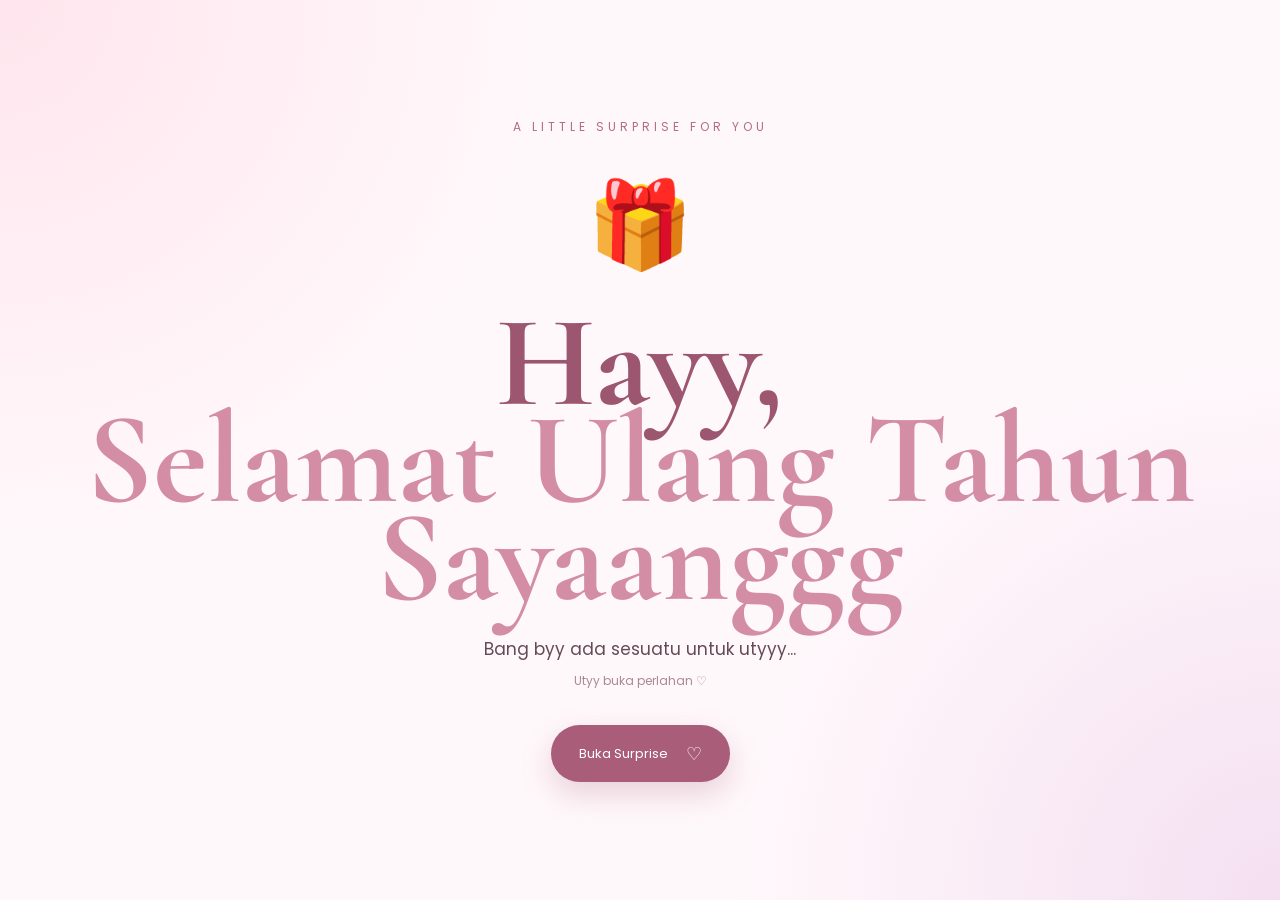
<file: index.html>
<!DOCTYPE html>
<html lang="id">
<head>
    <meta charset="UTF-8">
    <meta name="viewport" content="width=device-width, initial-scale=1.0">
    <title>For Someone Special ♡</title>
    <link rel="stylesheet" href="style.css">
</head>

<body>

<div class="floating-hearts">
    <span>♡</span>
    <span>♡</span>
    <span>♥</span>
    <span>♡</span>
    <span>♥</span>
</div>

<main class="page opening">

    <div class="opening-card">

        <p class="mini-title">A LITTLE SURPRISE FOR YOU</p>

        <div class="gift">🎁</div>

        <h1>
            Hayy,<br>
            <span>Selamat Ulang Tahun Sayaanggg</span>
        </h1>

        <p class="subtitle">
            Bang byy ada sesuatu untuk utyyy...
        </p>

        <p class="small-note">
            Utyy buka perlahan ♡
        </p>

        <a href="letter.html" class="btn">
            Buka Surprise
            <span>♡</span>
        </a>

    </div>

</main>

<script src="script.js"></script>

</body>
</html>
</file>
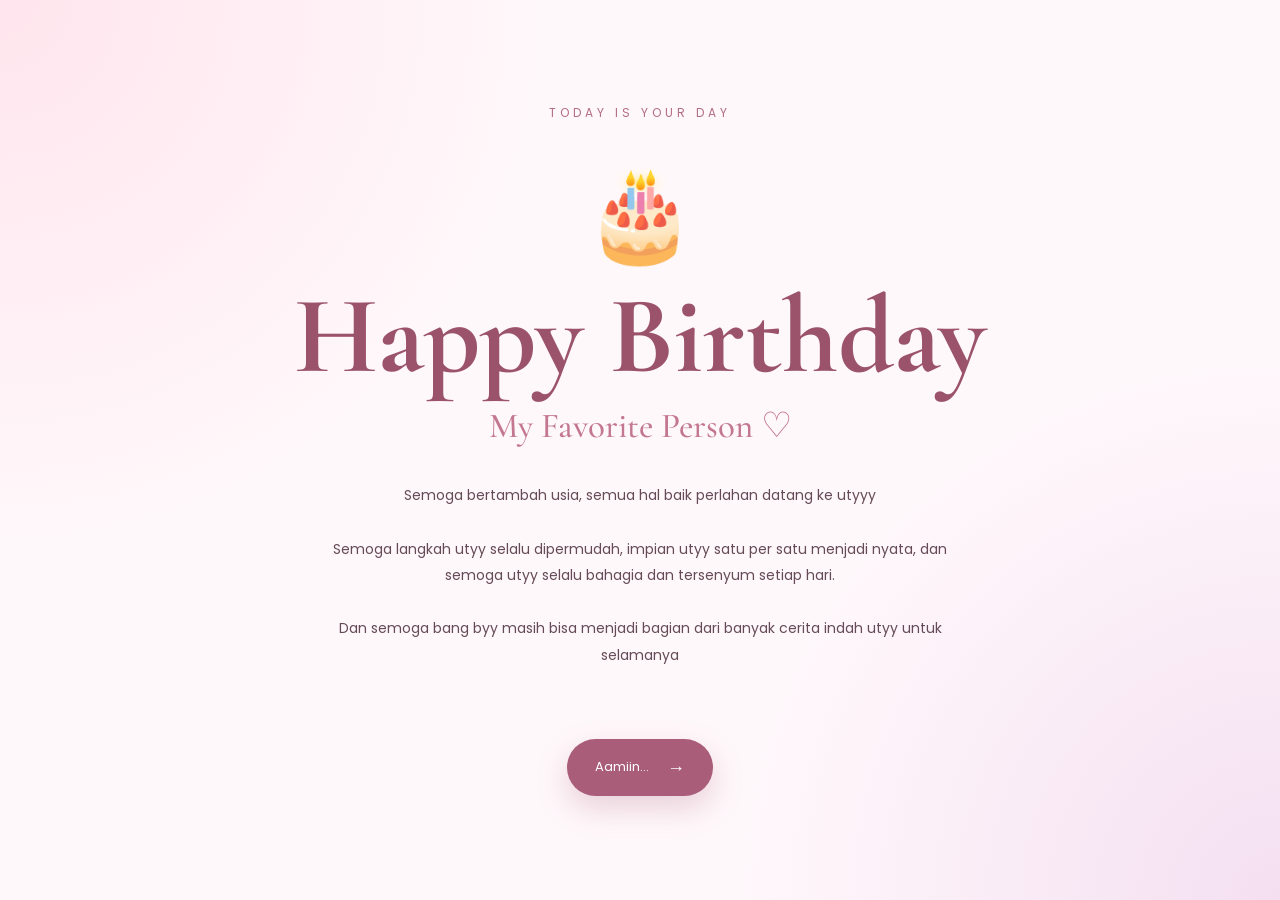
<file: birthday.html>
<!DOCTYPE html>
<html lang="id">
<head>

    <meta charset="UTF-8">

    <meta name="viewport"
          content="width=device-width, initial-scale=1.0">

    <title>Happy Birthday</title>

    <link rel="stylesheet"
          href="style.css">

</head>

<body>

<div class="floating-hearts">
    <span>♡</span>
    <span>♥</span>
    <span>♡</span>
    <span>♥</span>
</div>

<main class="page birthday-page">

    <div class="birthday-content">

        <p class="mini-title">
            TODAY IS YOUR DAY
        </p>

        <div class="cake">
            🎂
        </div>

        <h1 class="birthday-title">
            Happy Birthday
        </h1>

        <h2>
            My Favorite Person ♡
        </h2>

        <p class="birthday-text">

            Semoga bertambah usia,
            semua hal baik perlahan datang ke utyyy

            <br><br>

            Semoga langkah utyy selalu dipermudah,
            impian utyy satu per satu menjadi nyata,
            dan semoga utyy selalu bahagia
            dan tersenyum setiap hari.

            <br><br>

            Dan semoga bang byy masih bisa menjadi
            bagian dari banyak cerita indah utyy
            untuk selamanya

        </p>

        <a href="ending.html" class="btn">
            Aamiin...
            <span>→</span>
        </a>

    </div>

</main>

<script src="script.js"></script>

</body>
</html>
</file>
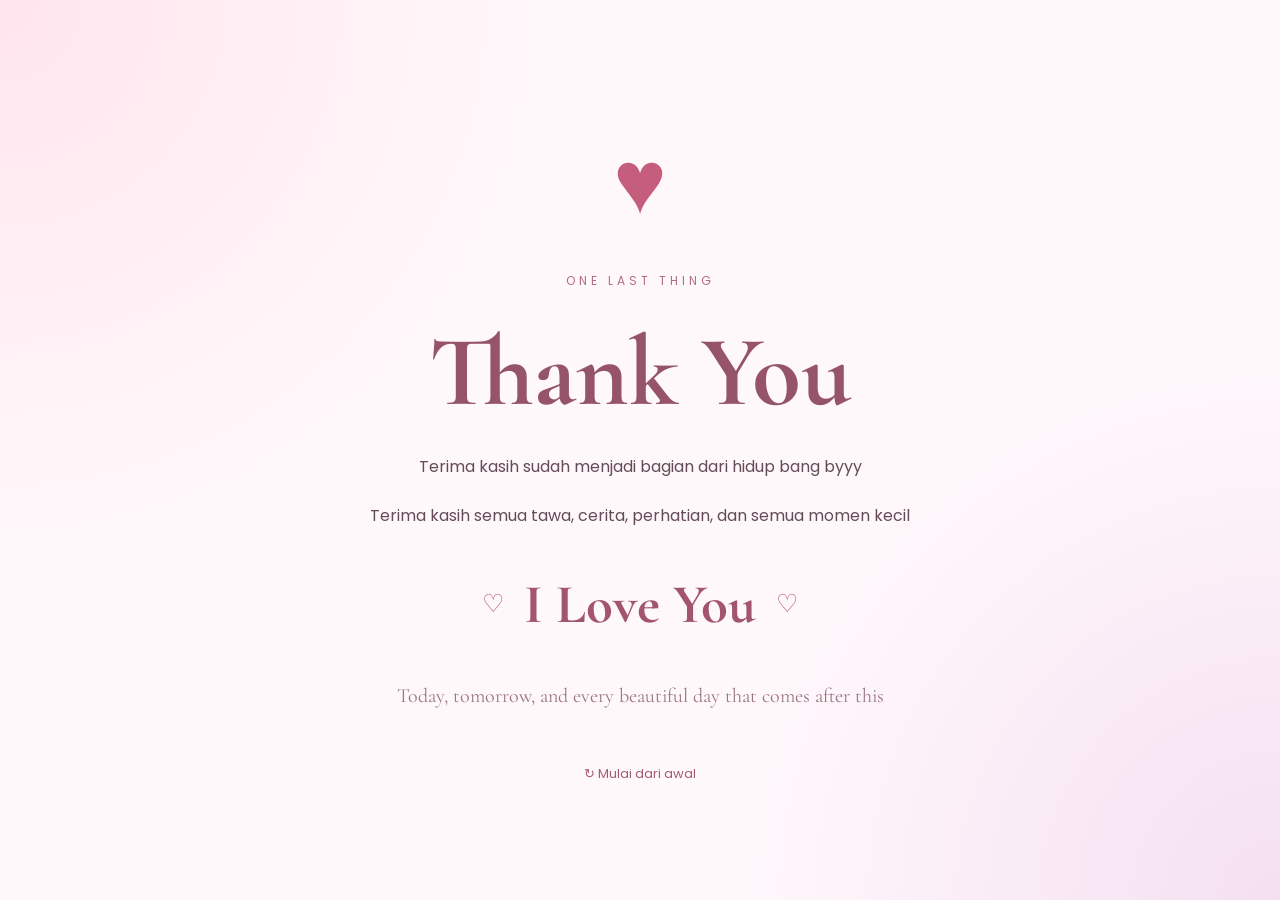
<file: ending.html>
<!DOCTYPE html>
<html lang="id">
<head>

    <meta charset="UTF-8">

    <meta name="viewport"
          content="width=device-width, initial-scale=1.0">

    <title>One Last Thing</title>

    <link rel="stylesheet"
          href="style.css">

</head>

<body>

<div id="confetti"></div>

<main class="page ending-page">

    <div class="ending-content">

        <div class="big-heart">
            ♥
        </div>

        <p class="mini-title">
            ONE LAST THING
        </p>

        <h1>
            Thank You
        </h1>

        <p>
            Terima kasih sudah menjadi
            bagian dari hidup bang byyy
        </p>

        <p>
            Terima kasih semua tawa,
            cerita, perhatian, dan semua
            momen kecil
        </p>

        <div class="final-message">

            <span>♡</span>

            <h2>
                I Love You
            </h2>

            <span>♡</span>

        </div>

        <p class="forever">
            Today, tomorrow, and every beautiful
            day that comes after this
        </p>

        <a href="index.html" class="restart">
            ↻ Mulai dari awal
        </a>

    </div>

</main>

<script src="script.js"></script>

</body>
</html>
</file>
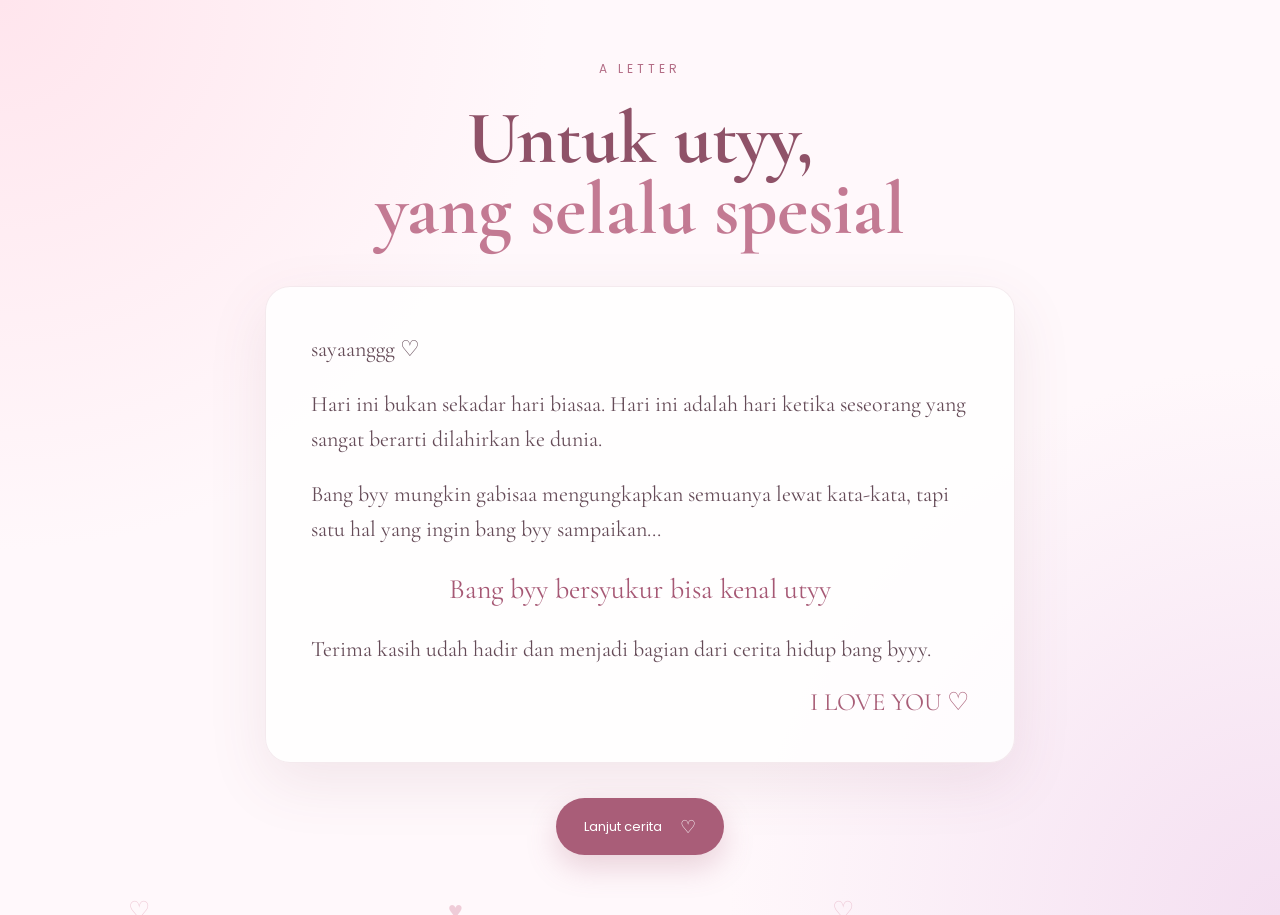
<file: letter.html>
<!DOCTYPE html>
<html lang="id">
<head>
    <meta charset="UTF-8">
    <meta name="viewport" content="width=device-width, initial-scale=1.0">

    <title>A Letter For You</title>

    <link rel="stylesheet" href="style.css">
</head>

<body>

<div class="floating-hearts">
    <span>♡</span>
    <span>♥</span>
    <span>♡</span>
</div>

<main class="page">

    <div class="content">

        <p class="mini-title">A LETTER</p>

        <h2 class="title">
            Untuk utyy,<br>
            <span>yang selalu spesial</span>
        </h2>

        <div class="letter">

            <p>
                sayaanggg ♡
            </p>

            <p>
                Hari ini bukan sekadar hari biasaa.
                Hari ini adalah hari ketika seseorang
                yang sangat berarti dilahirkan ke dunia.
            </p>

            <p>
                Bang byy mungkin gabisaa mengungkapkan semuanya lewat kata-kata,
                tapi satu hal yang ingin bang byy sampaikan...
            </p>

            <p class="highlight">
                Bang byy bersyukur bisa kenal utyy
            </p>

            <p>
                Terima kasih udah hadir dan menjadi
                bagian dari cerita hidup bang byyy.
            </p>

            <div class="signature">
               I LOVE YOU ♡
            </div>

        </div>

        <a href="memories.html" class="btn">
            Lanjut cerita 
            <span> ♡ </span>
        </a>

    </div>

</main>

<script src="script.js"></script>

</body>
</html>
</file>
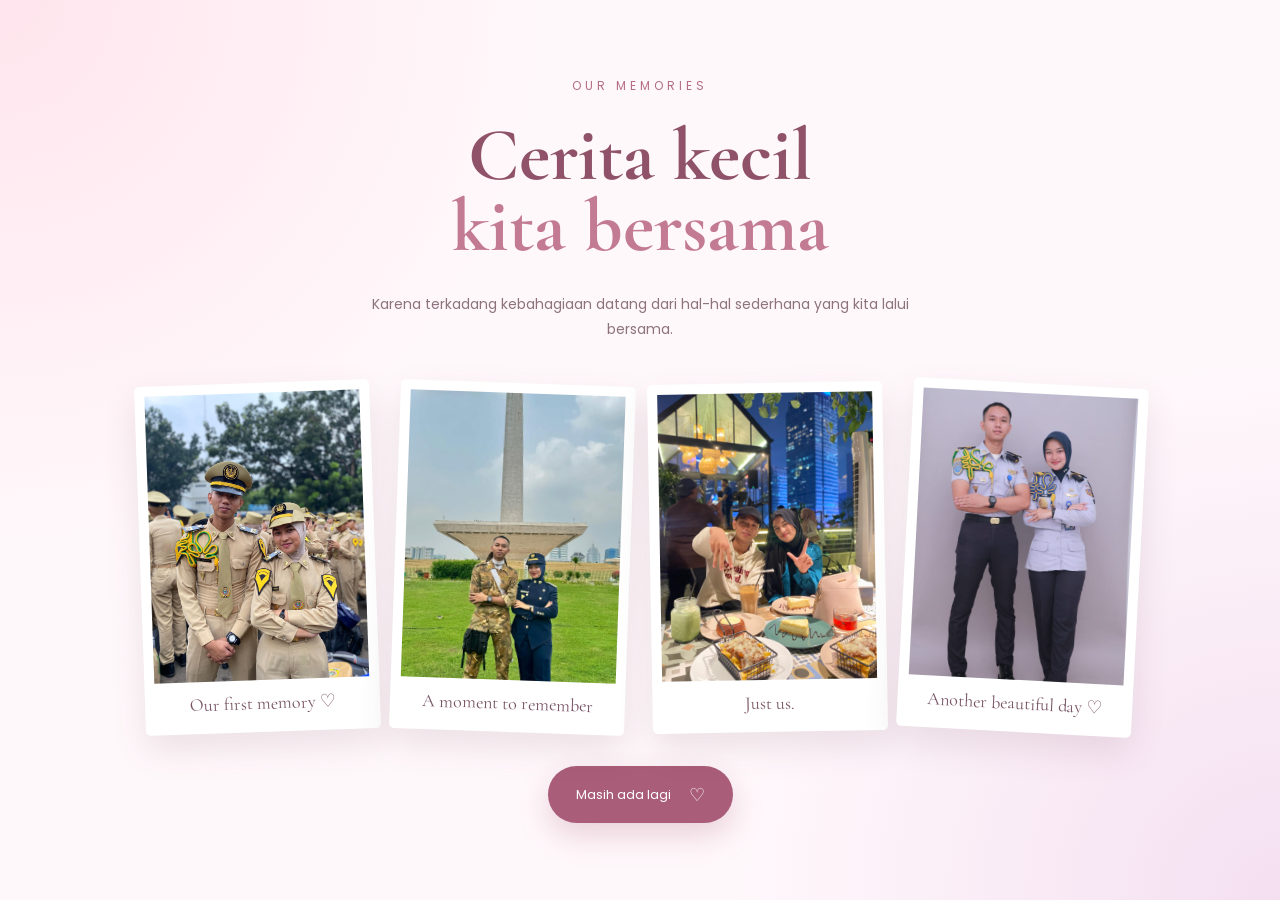
<file: memories.html>
<!DOCTYPE html>
<html lang="id">
<head>

    <meta charset="UTF-8">

    <meta name="viewport"
          content="width=device-width, initial-scale=1.0">

    <title>Our Memories</title>

    <link rel="stylesheet"
          href="style.css">

</head>

<body>

<div class="floating-hearts">
    <span>♡</span>
    <span>♥</span>
    <span>♡</span>
</div>

<main class="page">

    <div class="content">

        <p class="mini-title">
            OUR MEMORIES
        </p>

        <h2 class="title">
            Cerita kecil<br>
            <span>kita bersama</span>
        </h2>

        <p class="description">
            Karena terkadang kebahagiaan datang
            dari hal-hal sederhana yang kita lalui bersama.
        </p>

        <div class="gallery">

            <div class="photo-card">
                <img src="foto1.jpg">
                <p>Our first memory ♡</p>
            </div>

            <div class="photo-card">
                <img src="foto2.jpg">
                <p>A moment to remember</p>
            </div>

            <div class="photo-card">
                <img src="foto3.jpg">
                <p>Just us.</p>
            </div>

            <div class="photo-card">
                <img src="foto4.jpg">
                <p>Another beautiful day ♡</p>
            </div>

        </div>

        <a href="reasons.html" class="btn">
            Masih ada lagi
            <span> ♡ </span>
        </a>

    </div>

</main>

<script src="script.js"></script>

</body>
</html>
</file>
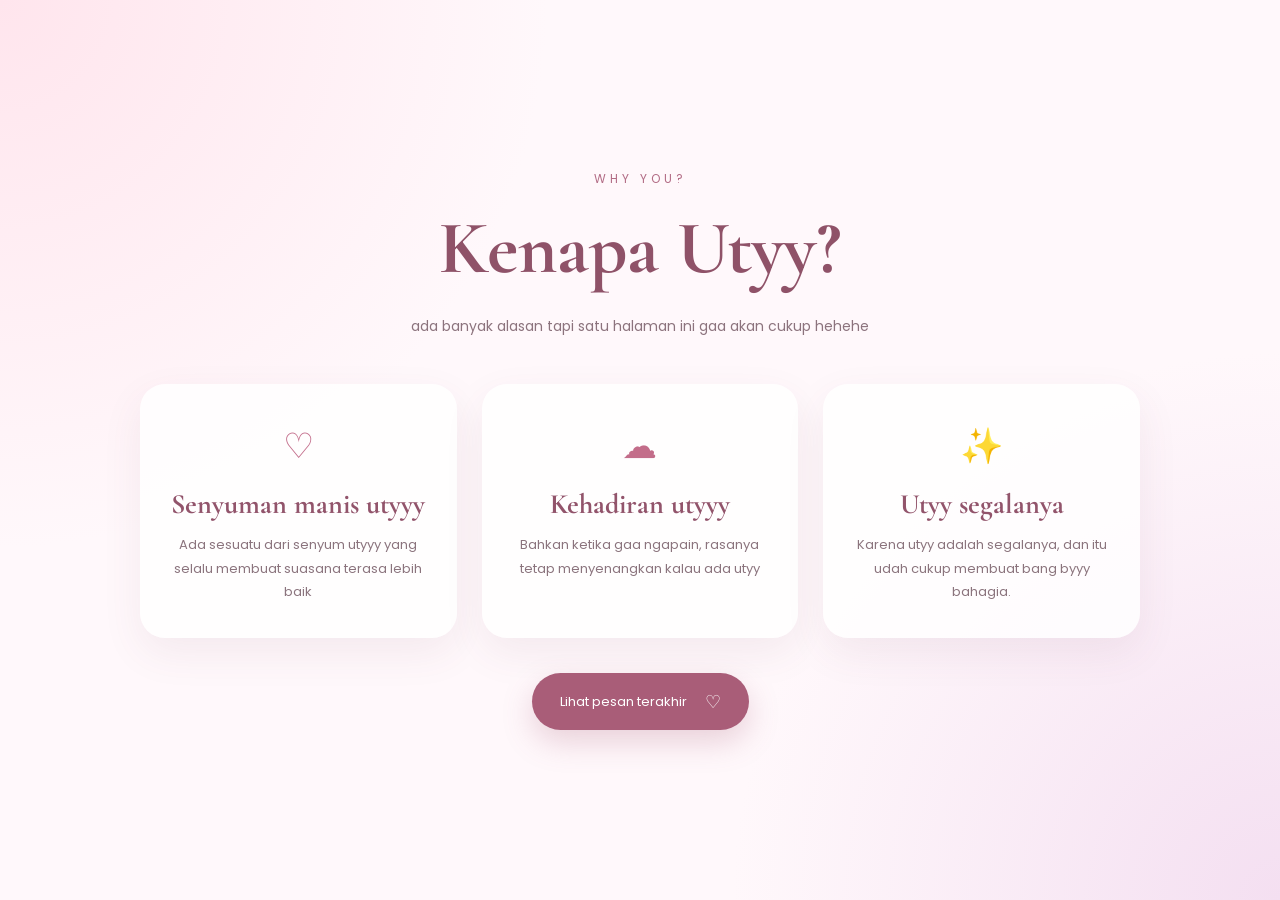
<file: reasons.html>
<!DOCTYPE html>
<html lang="id">
<head>

    <meta charset="UTF-8">

    <meta name="viewport"
          content="width=device-width, initial-scale=1.0">

    <title>Why You?</title>

    <link rel="stylesheet"
          href="style.css">

</head>

<body>

<div class="floating-hearts">
    <span>♡</span>
    <span>♥</span>
    <span>♡</span>
</div>

<main class="page">

    <div class="content">

        <p class="mini-title">
            WHY YOU?
        </p>

        <h2 class="title">
            Kenapa Utyy?
        </h2>

        <p class="description">
            ada banyak alasan tapi satu halaman ini gaa akan cukup hehehe 
        </p>

        <div class="reasons">

            <div class="reason">
                <div class="reason-icon">♡</div>

                <h3>Senyuman manis utyyy</h3>

                <p>
                    Ada sesuatu dari senyum utyyy yang
                    selalu membuat suasana
                    terasa lebih baik
                </p>
            </div>

            <div class="reason">
                <div class="reason-icon">☁</div>

                <h3>Kehadiran utyyy</h3>

                <p>
                    Bahkan ketika gaa ngapain, rasanya tetap menyenangkan
                    kalau ada utyy
                </p>
            </div>

            <div class="reason">
                <div class="reason-icon">✨</div>

                <h3>Utyy segalanya</h3>

                <p>
                    Karena utyy adalah segalanya,
                    dan itu udah cukup
                    membuat bang byyy bahagia.
                </p>
            </div>

        </div>

        <a href="birthday.html" class="btn">
            Lihat pesan terakhir
            <span> ♡ </span>
        </a>

    </div>

</main>

<script src="script.js"></script>

</body>
</html>
</file>
<file: style.css>
@import url('https://fonts.googleapis.com/css2?family=Cormorant+Garamond:wght@400;500;600;700&family=Poppins:wght@300;400;500;600&display=swap');


* {
    margin: 0;
    padding: 0;
    box-sizing: border-box;
}


html {
    scroll-behavior: smooth;
}


body {

    font-family: 'Poppins', sans-serif;

    background:
        radial-gradient(
            circle at top left,
            #ffe5ed,
            transparent 35%
        ),
        radial-gradient(
            circle at bottom right,
            #f4dff1,
            transparent 35%
        ),
        #fff8fb;

    color: #654b57;

    min-height: 100vh;

    overflow-x: hidden;
}


/* =========================
   PAGE
========================= */

.page {

    min-height: 100vh;

    display: flex;

    justify-content: center;

    align-items: center;

    padding: 60px 20px;

    position: relative;

}


/* =========================
   CONTENT
========================= */

.content {

    width: 100%;

    max-width: 1000px;

    text-align: center;

    animation: pageIn 1s ease;

}


@keyframes pageIn {

    from {
        opacity: 0;
        transform: translateY(25px);
    }

    to {
        opacity: 1;
        transform: translateY(0);
    }

}


/* =========================
   OPENING
========================= */

.opening-card {

    text-align: center;

    animation: pageIn 1s ease;

}


.mini-title {

    font-size: 12px;

    letter-spacing: 4px;

    color: #b36d86;

    margin-bottom: 25px;

}


.gift {

    font-size: 85px;

    animation: floating 3s ease-in-out infinite;

}


@keyframes floating {

    0%,100% {
        transform: translateY(0);
    }

    50% {
        transform: translateY(-15px);
    }

}


.opening h1 {

    font-family: 'Cormorant Garamond', serif;

    font-size: clamp(70px, 12vw, 130px);

    line-height: .75;

    color: #9c5670;

    margin: 25px 0;

}


.opening h1 span {

    color: #d38da5;

}


.subtitle {

    font-size: 17px;

    margin-top: 30px;

}


.small-note {

    font-size: 12px;

    margin-top: 10px;

    color: #aa8995;

}


/* =========================
   BUTTON
========================= */

.btn {

    display: inline-flex;

    align-items: center;

    gap: 18px;

    margin-top: 35px;

    padding: 15px 28px;

    border-radius: 50px;

    background: #a95d78;

    color: white;

    text-decoration: none;

    font-size: 13px;

    transition: .3s;

    box-shadow:
        0 12px 30px
        rgba(169,93,120,.25);

}


.btn span {

    font-size: 18px;

}


.btn:hover {

    transform: translateY(-5px);

    box-shadow:
        0 18px 35px
        rgba(169,93,120,.35);

}


/* =========================
   TITLE
========================= */

.title {

    font-family: 'Cormorant Garamond', serif;

    font-size: clamp(45px, 7vw, 75px);

    line-height: .95;

    color: #8f5268;

    margin-bottom: 30px;

}


.title span {

    color: #c37a93;

}


.description {

    max-width: 600px;

    margin: auto;

    font-size: 14px;

    line-height: 1.8;

    color: #8c737d;

}


/* =========================
   LETTER
========================= */

.letter {

    max-width: 750px;

    margin: 40px auto 0;

    padding: 45px;

    text-align: left;

    background:
        rgba(255,255,255,.8);

    border-radius: 25px;

    box-shadow:
        0 20px 60px
        rgba(130,70,90,.1);

    border:
        1px solid rgba(180,120,140,.15);

}


.letter p {

    font-family:
        'Cormorant Garamond',
        serif;

    font-size: 22px;

    line-height: 1.6;

    margin-bottom: 20px;

}


.letter .highlight {

    font-size: 28px;

    color: #a65874;

    text-align: center;

}


.signature {

    text-align: right;

    font-family:
        'Cormorant Garamond',
        serif;

    font-size: 25px;

    color: #a95f78;

}


/* =========================
   GALLERY
========================= */

.gallery {

    margin-top: 40px;

    display: grid;

    grid-template-columns:
        repeat(4, 1fr);

    gap: 20px;

}


.photo-card {

    background: white;

    padding: 10px;

    border-radius: 5px;

    box-shadow:
        0 15px 35px
        rgba(100,60,70,.12);

    transform:
        rotate(var(--rotation));

    transition: .4s;

}


.photo-card:nth-child(1) {
    --rotation: -2deg;
}

.photo-card:nth-child(2) {
    --rotation: 2deg;
}

.photo-card:nth-child(3) {
    --rotation: -1deg;
}

.photo-card:nth-child(4) {
    --rotation: 3deg;
}


.photo-card:hover {

    transform:
        rotate(0deg)
        translateY(-10px)
        scale(1.03);

}


.photo-card img {

    width: 100%;

    aspect-ratio: 3 / 4;

    object-fit: cover;

    display: block;

}


.photo-card p {

    padding: 12px 5px 8px;

    font-family:
        'Cormorant Garamond',
        serif;

    font-size: 18px;

    color: #795565;

}


/* =========================
   REASONS
========================= */

.reasons {

    display: grid;

    grid-template-columns:
        repeat(3, 1fr);

    gap: 25px;

    margin-top: 45px;

}


.reason {

    background: rgba(255,255,255,.8);

    padding: 35px 25px;

    border-radius: 25px;

    box-shadow:
        0 15px 40px
        rgba(120,70,90,.08);

    transition: .3s;

}


.reason:hover {

    transform:
        translateY(-8px);

}


.reason-icon {

    font-size: 35px;

    color: #c36d8a;

    margin-bottom: 15px;

}


.reason h3 {

    font-family:
        'Cormorant Garamond',
        serif;

    font-size: 28px;

    color: #92546b;

    margin-bottom: 12px;

}


.reason p {

    font-size: 13px;

    line-height: 1.8;

    color: #8b747d;

}


/* =========================
   BIRTHDAY
========================= */

.birthday-page {

    text-align: center;

}


.birthday-content {

    max-width: 750px;

    animation: pageIn 1s ease;

}


.cake {

    font-size: 90px;

    margin: 10px 0;

}


.birthday-title {

    font-family:
        'Cormorant Garamond',
        serif;

    font-size:
        clamp(60px, 10vw, 110px);

    line-height: .8;

    color: #9b536c;

}


.birthday-content h2 {

    font-family:
        'Cormorant Garamond',
        serif;

    font-size: 35px;

    font-weight: 500;

    color: #c37791;

    margin-top: 25px;

}


.birthday-text {

    margin: 35px auto;

    max-width: 650px;

    line-height: 1.9;

    font-size: 14px;

}


/* =========================
   ENDING
========================= */

.ending-page {

    text-align: center;

}


.ending-content {

    max-width: 700px;

    animation: pageIn 1s ease;

}


.big-heart {

    font-size: 90px;

    color: #c55d7d;

    animation: heartBeat 1.3s infinite;

}


@keyframes heartBeat {

    0%,100% {
        transform: scale(1);
    }

    50% {
        transform: scale(1.18);
    }

}


.ending-content h1 {

    font-family:
        'Cormorant Garamond',
        serif;

    font-size:
        clamp(65px, 10vw, 100px);

    color: #96546b;

}


.ending-content > p {

    max-width: 550px;

    margin: 20px auto;

    line-height: 1.8;

}


.final-message {

    display: flex;

    justify-content: center;

    align-items: center;

    gap: 20px;

    margin: 40px 0;

}


.final-message span {

    color: #c15d7d;

    font-size: 25px;

}


.final-message h2 {

    font-family:
        'Cormorant Garamond',
        serif;

    font-size: 55px;

    color: #a35470;

}


.forever {

    font-family:
        'Cormorant Garamond',
        serif;

    font-size: 20px;

    color: #9a7683;

}


.restart {

    display: inline-block;

    margin-top: 30px;

    color: #a45c76;

    text-decoration: none;

    font-size: 13px;

}


/* =========================
   FLOATING HEARTS
========================= */

.floating-hearts span {

    position: fixed;

    bottom: -30px;

    font-size: 25px;

    color: #e0a0b5;

    opacity: .5;

    animation:
        floatHeart
        10s linear infinite;

    z-index: -1;

}


.floating-hearts span:nth-child(1) {
    left: 10%;
    animation-delay: 1s;
}

.floating-hearts span:nth-child(2) {
    left: 35%;
    animation-delay: 4s;
}

.floating-hearts span:nth-child(3) {
    left: 65%;
    animation-delay: 2s;
}

.floating-hearts span:nth-child(4) {
    left: 90%;
    animation-delay: 5s;
}


@keyframes floatHeart {

    0% {
        transform:
            translateY(0)
            rotate(0deg);

        opacity: 0;
    }

    20% {
        opacity: .5;
    }

    100% {

        transform:
            translateY(-110vh)
            rotate(360deg);

        opacity: 0;
    }

}


/* =========================
   MOBILE
========================= */

@media(max-width: 768px) {

    .page {

        padding:
            50px 20px;

    }


    .opening h1 {

        font-size: 75px;

    }


    .letter {

        padding: 30px 22px;

    }


    .letter p {

        font-size: 19px;

    }


    .gallery {

        grid-template-columns:
            repeat(2, 1fr);

        gap: 12px;

    }


    .reasons {

        grid-template-columns: 1fr;

    }


    .birthday-title {

        font-size: 65px;

    }


    .final-message h2 {

        font-size: 45px;

    }

}


@media(max-width: 450px) {

    .gallery {

        grid-template-columns: 1fr;

    }

}
</file>
